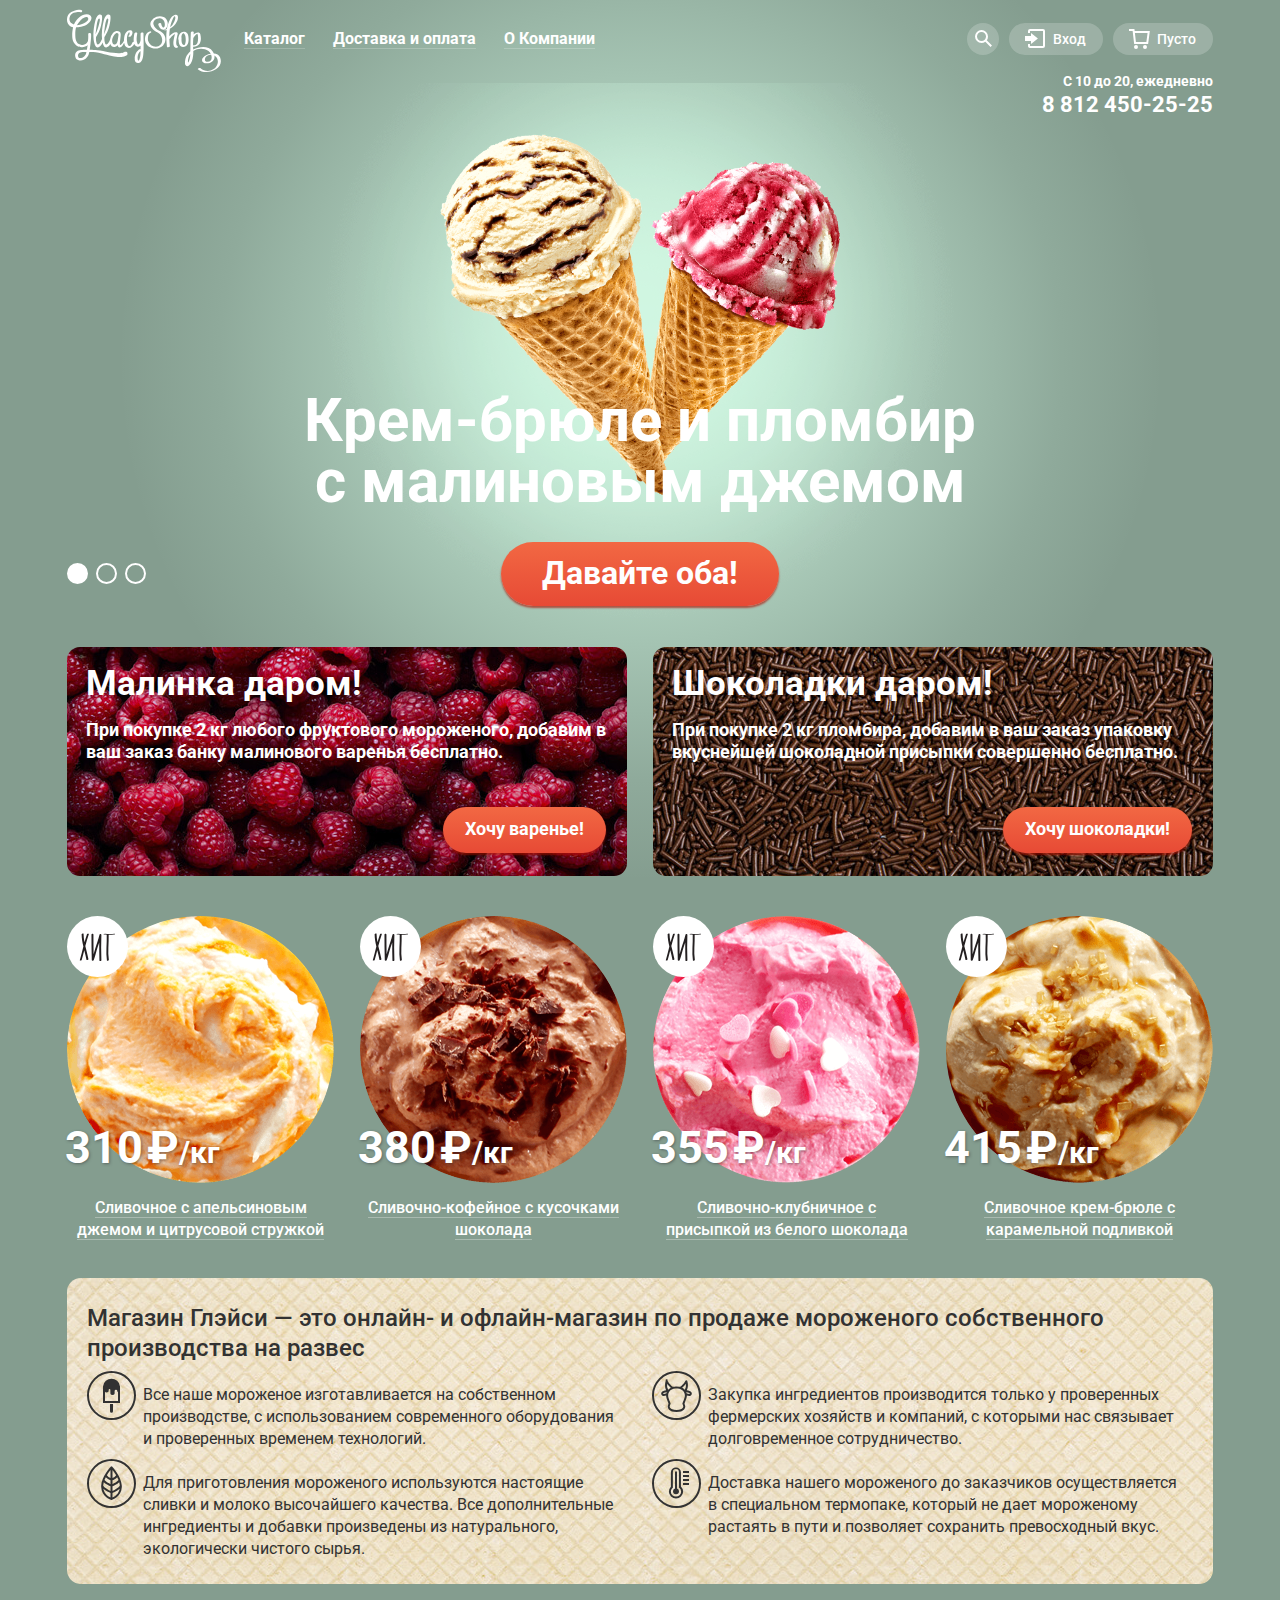
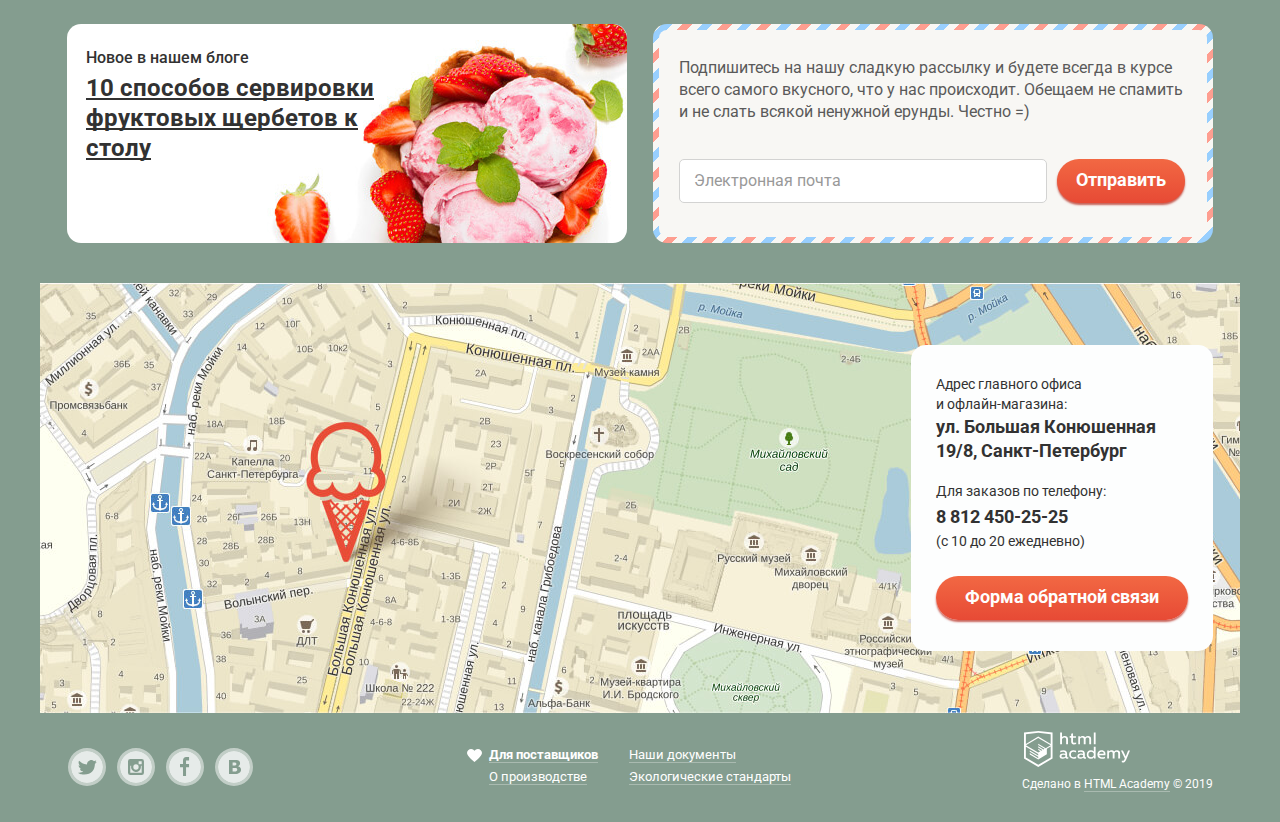
<file: index.html>
<!DOCTYPE html>
<html lang="ru">
  <head>
    <meta charset="utf-8">
    <title>HTML Academy: Глэйси</title>
    <link href="https://fonts.googleapis.com/css?family=Roboto:400,500,700&display=swap&subset=cyrillic" rel="stylesheet">
    <link rel="stylesheet" href="css/normalize-min.css">
    <link rel="stylesheet" href="css/style-min.css">
  </head>
  <body class="promo-theme-1">
    <header class="page-header container">
      <nav class="main-navigation">
        <a class="company-logo" aria-current="page">
          <img src="img/header-logo.svg" width="154" height="64" alt="Логотип магазина Глэйси">
        </a>
        <ul class="site-navigation modified-list">
          <li class="site-navigation-item dropdown-wrapper">
            <a class="site-navigation-link" href="catalog.html"><span>Каталог</span></a>
            <ul class="catalog-sub-menu popup modified-list">
              <li class="catalog-sub-menu-item">
                <a class="sub-menu-special" href="#">Новинки</a>
              </li>
              <li class="catalog-sub-menu-item">
                <a href="catalog.html">Сливочное</a>
              </li>
              <li class="catalog-sub-menu-item">
                <a href="#">Щербеты</a>
              </li>
              <li class="catalog-sub-menu-item">
                <a href="#">Фруктовый лед</a>
              </li>
              <li class="catalog-sub-menu-item">
                <a href="#">Мелорин</a>
              </li>
            </ul>
          </li>
          <li class="site-navigation-item">
            <a class="site-navigation-link" href="#"><span>Доставка и оплата</span></a>
          </li>
          <li class="site-navigation-item">
            <a class="site-navigation-link" href="#"><span>О Компании</span></a>
          </li>
        </ul>
        <ul class="user-navigation modified-list">
          <li class="user-navigation-item search-item dropdown-wrapper">
            <a class="user-navigation-link search-link" href="#">
              <svg class="user-navigation-icon" role="presentation" aria-hidden="true" xmlns="http://www.w3.org/2000/svg" width="17" height="17"><path d="M16.96 15.53l-5.21-5.21A6.46 6.46 0 0 0 13 6.5 6.5 6.5 0 1 0 6.5 13a6.46 6.46 0 0 0 3.84-1.26l5.2 5.2 1.42-1.41zM6.5 11a4.5 4.5 0 1 1 .01-9.01A4.5 4.5 0 0 1 6.5 11z"/></svg>
              <span class="visually-hidden">Поиск по сайту</span>
            </a>
            <form class="header-search-form popup dropdown" action="https://echo.htmlacademy.ru" method="GET">
              <p>
                <label class="visually-hidden" for="site-search-field">
                  Поиск по сайту
                </label>
                <input class="form-input" id="site-search-field" type="search" name="site-search" placeholder="Что ищем?">
              </p>
            </form>
          </li>
          <li class="user-navigation-item user-account dropdown-wrapper">
            <a class="user-navigation-link login-link" href="signin.hmtl">
              <svg class="user-navigation-icon" role="presentation" aria-hidden="true" xmlns="http://www.w3.org/2000/svg" width="21" height="19"><path d="M6 14.88l6.92-5.38L6 4.12v2.92H-.04v4.92H6z"/><path d="M18 0H5a2 2 0 0 0-2 2v2h2V2h13v15H5v-2H3v2c0 1.1.9 2 2 2h13a2 2 0 0 0 2-2V2a2 2 0 0 0-2-2z"/></svg>
              <span>Вход</span>
            </a>
            <form class="header-login-form popup dropdown" action="https://echo.htmlacademy.ru" method="POST">
              <p>
                <label class="visually-hidden" for="login-field">
                  Электронная почта
                </label>
                <input class="form-input" id="login-field" type="email" name="login" placeholder="Электронная почта" required>
              </p>
              <p>
                <label class="visually-hidden" for="password-field">
                  Пароль
                </label>
                <input class="form-input" id="password-field" type="password" name="password" placeholder="Пароль" required>
              </p>
              <div class="layout-columns">
                <button class="button" type="submit">Войти</button>
                <ul class="login-form-links modified-list">
                  <li><a href="#">Забыли пароль?</a></li>
                  <li><a href="signup.html">Новая регистрация</a></li>
                </ul>
              </div>
            </form>
          </li>
          <li class="user-navigation-item">
            <a class="user-navigation-link user-cart" aria-label="Корзина" href="#">
              <svg class="user-navigation-icon" role="presentation" aria-hidden="true" xmlns="http://www.w3.org/2000/svg" width="21" height="20"><path d="M5.66 2.03L5.42 0H0v2h3.64l1.5 13h13.99l1.7-12.97H5.66zM17.37 13H6.92L5.9 4.03h12.66L17.37 13z"/><circle cx="6.98" cy="18" r="2"/><circle cx="15.98" cy="18" r="2"/></svg>
              <span>Пусто</span>
            </a>
          </li>
        </ul>
      </nav>
      <div class="header-contacts-info">
        <p class="contacts-info-time">С 10 до 20, ежедневно</p>
        <p class="contacts-info-phone"><a href="tel:+78124502525">8 812 450-25-25</a></p>
      </div>
    </header>

    <main>
      <h1 class="visually-hidden container">Интернет-магазин Глэйси</h1>

      <section class="main-promo">
        <h2 class="visually-hidden container">Акции магазина</h2>
        
        <div class="promo-slider container">
          <ul class="promo-slider-list modified-list">
            <li class="promo-slider-item promo-slider-item-current">
              <img class="promo-slider-image" src="img/promo-icecream-1.png" alt="Фотография двух рожков с мороженным крем-брюле и пломбир." width="647" height="584">
              <h3 class="promo-slider-caption">Крем-брюле и пломбир с&nbsp;малиновым джемом</h3>
              <a class="promo-slider-button button" href="#">Давайте оба!</a>
            </li>
            <li class="promo-slider-item">
              <img class="promo-slider-image" src="img/promo-icecream-2.png" alt="Фотография двух рожков с мороженным шоколадного пломбира и лиммоного сорбета." width="644" height="582">
              <h3 class="promo-slider-caption">Шоколадный пломбир и &nbsp;лимонный сорбет </h3>
              <a class="promo-slider-button button" href="#">Давайте оба!</a>
            </li>
            <li class="promo-slider-item">
              <img class="promo-slider-image" src="img/promo-icecream-3.png" alt="Фотография двух рожков с мороженным пломбира с шоколадной помадкой и клубничного щербета." width="639" height="582">
              <h3 class="promo-slider-caption">Пломбир с помадкой и&nbsp;клубничный щербет</h3>
              <a class="promo-slider-button button" href="#">Давайте оба!</a>
            </li>
          </ul>
          <ul class="promo-slider-navigation modified-list">
            <li class="promo-slider-navigation-item">
              <button class="promo-slider-dot" aria-label="Первый слайд" disabled></button>
            </li>
            <li class="promo-slider-navigation-item">
              <button class="promo-slider-dot" aria-label="Второй слайд"></button>
            </li>
            <li class="promo-slider-navigation-item">
              <button class="promo-slider-dot" aria-label="Третий слайд"></button>
            </li>
          </ul>
        </div>

        <ul class="promo-cards modified-list layout-columns container">
          <li class="promo-cards-item promo-card-raspberries layout-column">
            <p class="promo-card-lead">Малинка даром!</p>
            <p class="promo-card-text">
            При покупке 2 кг любого фруктового мороженого, добавим в ваш заказ банку малинового варенья бесплатно.
            </p>
            <div class="align-right-wrapper">
              <a class="promo-card-batton button" href="#">Хочу варенье!</a>
            </div>
          </li>
          <li class="promo-cards-item promo-card-chocolate layout-column">
            <p class="promo-card-lead">Шоколадки даром!</p>
            <p class="promo-card-text">
            При покупке 2 кг пломбира, добавим в ваш заказ упаковку вкуснейшей шоколадной присыпки совершенно бесплатно.
          </p>
          <div class="align-right-wrapper">
            <a class="promo-card-batton button" href="#" >Хочу шоколадки!</a>
          </div>
          </li>
        </ul>

        <ul class="catalog-list modified-list container">
          <li class="catalog-item catalog-item-hit">
            <p class="catalog-item-image">
              <img src="img/promo-hits-1.png" width="267" height="267" alt="Фото вкусного мороженого">
            </p>
            <p class="price">310<span class="cost">₽<span class="weight">/кг</span></span></p>
            <h3><a href="#">Сливочное с апельсиновым джемом и цитрусовой стружкой</a></h3>
            <a class="button" href="#">Быстрый просмотр</a>
          </li>
          <li class="catalog-item catalog-item-hit">
            <p class="catalog-item-image">
              <img src="img/promo-hits-2.png" width="267" height="267" alt="Фото вкусного мороженого">
            </p>
            <p class="price">380<span class="cost">₽<span class="weight">/кг</span></span></p>
            <h3><a href="#">Сливочно-кофейное с кусочками шоколада</a></h3>
            <a class="button" href="#">Быстрый просмотр</a>
          </li>
          <li class="catalog-item catalog-item-hit">
            <p class="catalog-item-image">
              <img src="img/promo-hits-3.png" width="267" height="267" alt="Фото вкусного мороженого">
            </p>
            <p class="price">355<span class="cost">₽<span class="weight">/кг</span></span></p>
            <h3><a href="#">Сливочно-клубничное с присыпкой из белого шоколада</a></h3>
            <a class="button" href="#">Быстрый просмотр</a>
          </li>
          <li class="catalog-item catalog-item-hit">
            <p class="catalog-item-image">
              <img src="img/promo-hits-4.png" width="267" height="267" alt="Фото вкусного мороженого">
            </p>
            <p class="price">415<span class="cost">₽<span class="weight">/кг</span></span></p>
            <h3><a href="#">Сливочное крем-брюле с карамельной подливкой</a></h3>
            <a class="button" href="#">Быстрый просмотр</a>
          </li>
        </ul>
      </section>
      
      <section class="features container">
        <h2 class="visually-hidden">О нас</h2>
        <p class="lead">Магазин Глэйси — это онлайн- и офлайн-магазин по продаже мороженого собственного производства на развес</p>
        <ul class="features-list modified-list">
          <li class="features-item features-item-ice-cream">
            Все наше мороженое изготавливается на собственном производстве, с использованием современного оборудования и проверенных временем технологий.
          </li>
          <li class="features-item features-item-cow">
            Закупка ингредиентов  производится только у проверенных фермерских хозяйств и компаний, с которыми нас связывает долговременное сотрудничество.
          </li>
          <li class="features-item features-item-natural">
            Для приготовления мороженого используются настоящие сливки и молоко высочайшего качества. Все дополнительные ингредиенты и добавки произведены из натурального, экологически чистого сырья. 
          </li>
          <li class="features-item features-item-thermometer">
            Доставка нашего мороженого до заказчиков осуществляется в специальном термопаке, который не дает мороженому растаять в пути и позволяет сохранить превосходный вкус.
          </li>
        </ul>
      </section>

      <div class="layout-columns container">
        <article class="blog-article layout-column">
          <h2>Новое в нашем блоге</h2>
          <p class="blog-article-title">
            <a class="lead" href="#">10 способов сервировки фруктовых щербетов к столу</a>
          </p>
        </article>

        <section class="subscribe post-style layout-column">
          <h2 class="visually-hidden">Подпишитесь на нашу рассылку</h2>
          <p class="subscribe-text">
            Подпишитесь на нашу сладкую рассылку и будете всегда в курсе всего самого вкусного, что у нас происходит. Обещаем не спамить и не слать всякой ненужной ерунды. Честно =)
          </p>
          <form class="subscribe-form" action="https://echo.htmlacademy.ru" method="POST">
            <input class="subscribe-form-email form-input" type="email" name="email" placeholder="Электронная почта" required>
            <button class="subscribe-submit button" type="submit">Отправить</button>
          </form>
        </section>
      </div>

      <section class="contacts">
        <h2 class="visually-hidden container">Наши контакты</h2>

        <div class="contacts-map-container">
          <p class="contacts-map">
            <img src="img/map-office.jpg" width="1200" height="430" alt="Адрес головного офиса и офлайн-магазина: на карте.">
          </p>
          <div class="office-address">
            <p class="office-address-text">
              Адрес главного офиса<br>
              и офлайн-магазина:<br>
              <span class="office-address-info">ул. Большая Конюшенная 19/8, Санкт-Петербург</span>
            </p>
            <p class="office-address-text">
              Для заказов по телефону:<br>
              <a class="office-address-info info-phone" href="tel:+78124502525">8 812 450-25-25</a><br>
              (с 10 до 20 ежедневно)
            </p>
              <a class="office-addres-button button" href="feedback.html">Форма обратной связи</a>
          </div>
        </div>
      </section>
    </main>

    <footer class="page-footer container">
      <ul class="footer-social modified-list">
        <li>
          <a class="social-button social-tv" href="#">
            <span class="visually-hidden">Твиттер</span>
            <svg role="presentation" aria-hidden="true" xmlns="http://www.w3.org/2000/svg" width="38" height="38"><path fill="currentColor" d="M19 3a16 16 0 1 0 0 32 16 16 0 0 0 0-32zm7.94 12.8c-.25 6.52-3.46 10.84-10.99 10.71h-.48c-.45 0-4.55-.44-5.35-1.82 2.48.19 4.25-.4 5.12-1.14-1.05-.29-2.92-.46-3.25-2.85.38.1.62.23 1.3.12-1.3-.83-2.76-1.52-2.68-3.65.31.32 1.16.52 1.46.46-.77-.23-2.15-3.24-.97-4.78 1.98 1.79 4.07 3.48 7.8 3.64.23-2.21 1.24-3.7 3.17-4.32 1.84-.48 3.25.26 3.9 1.14.74-.23 1.45-.47 2.2-.69-.01.83-.58 1.46-.94 1.71.74.17 1.42-.47 1.42-.47a2.92 2.92 0 0 1-1.7 1.95z"/><path class="social-border" d="M19 0a19 19 0 1 0 0 38 19 19 0 0 0 0-38zm0 35a16 16 0 1 1 0-32 16 16 0 0 1 0 32z"/></svg>
          </a>
        </li>
        <li>
          <a class="social-button social-in" href="#">
            <span class="visually-hidden">Инстаграм</span>
            <svg role="presentation" aria-hidden="true" xmlns="http://www.w3.org/2000/svg" width="38" height="38"><g fill="currentColor"><path d="M23.92 19a4.94 4.94 0 1 1-9.74-1.14h-.9v6.84h11.4v-6.84h-.9c.09.37.14.75.14 1.14z"/><path d="M18.98 21.66a2.66 2.66 0 1 0 0-5.33 2.66 2.66 0 0 0 0 5.33zM21.64 13.3h3.04v3.04h-3.04V13.3z"/><path d="M19 3a16 16 0 1 0 0 32 16 16 0 0 0 0-32zm7.96 21.7a2.28 2.28 0 0 1-2.28 2.28h-11.4A2.28 2.28 0 0 1 11 24.7V13.3a2.29 2.29 0 0 1 2.28-2.28h11.4a2.29 2.29 0 0 1 2.27 2.28v11.4z"/></g><path class="social-border" d="M19 0a19 19 0 1 0 0 38 19 19 0 0 0 0-38zm0 35a16 16 0 1 1 0-32 16 16 0 0 1 0 32z"/></svg>
          </a>
        </li>
        <li>
          <a class="social-button social-fb" href="#">
            <span class="visually-hidden">Фейсбук</span>
            <svg role="presentation" aria-hidden="true" xmlns="http://www.w3.org/2000/svg" width="38" height="38"><path fill="currentColor" d="M19 3a16 16 0 1 0 0 32 16 16 0 0 0 0-32zm4.06 9.46h-3.02v3.44h3.02v3.44h-3.02v8.61h-3.02v-8.6H14V15.9h3.02v-3.44c0-1.9 1.35-3.45 3.02-3.45h3.02v3.45z"/><path class="social-border" d="M19 0a19 19 0 1 0 0 38 19 19 0 0 0 0-38zm0 35a16 16 0 1 1 0-32 16 16 0 0 1 0 32z"/></svg>
          </a>
        </li>
        <li>
          <a class="social-button social-vk" href="#">
            <span class="visually-hidden">Вконтакте</span>
            <svg role="presentation" aria-hidden="true" xmlns="http://www.w3.org/2000/svg" width="38" height="38"><g fill="currentColor"><path d="M19.64 17.5c.4-.02.72-.09.95-.2.32-.14.54-.32.64-.55s.15-.5.15-.8c0-.23-.06-.46-.18-.7s-.32-.4-.61-.51c-.27-.1-.6-.16-.99-.17l-1.65-.01h-.34v2.96h.57c.57 0 1.06 0 1.46-.02zM21.12 20.08a4.65 4.65 0 0 0-1.17-.13h-2.34v3.49h.27l2.18-.01c.43-.01.84-.1 1.2-.25.38-.16.64-.36.78-.62s.22-.57.22-.9c0-.45-.1-.8-.27-1.03a1.56 1.56 0 0 0-.87-.55z"/><path d="M19 3a16 16 0 1 0 0 32 16 16 0 0 0 0-32zm6.6 20.53c-.27.53-.64.98-1.12 1.33-.55.41-1.16.7-1.82.88s-1.5.27-2.52.27h-6.12V11.99h5.44c1.13 0 1.96.03 2.48.11s1.04.24 1.56.5c.53.27.93.63 1.19 1.09.26.45.39.97.39 1.55 0 .68-.18 1.28-.54 1.8a3.5 3.5 0 0 1-1.51 1.2v.08c.91.18 1.64.56 2.18 1.13s.8 1.33.8 2.26c0 .68-.14 1.29-.4 1.82z"/></g><path class="social-border" d="M19 0a19 19 0 1 0 0 38 19 19 0 0 0 0-38zm0 35a16 16 0 1 1 0-32 16 16 0 0 1 0 32z"/></svg>
          </a>
        </li>
      </ul>

      <div class="footre-references-wraper">
        <ul class="footer-references modified-list">
          <li class="footer-references-item">
            <a class="footer-references-link reference-accent" href="#">Для поставщиков</a>
          </li>
          <li class="footer-references-item">
            <a class="footer-references-link" href="#">О производстве</a>
          </li>
        </ul>
        <ul class="footer-references modified-list">
          <li class="footer-references-item">
            <a class="footer-references-link" href="#">Наши документы</a>
          </li>
          <li class="footer-references-item">
            <a class="footer-references-link" href="#">Экологические стандарты</a>
          </li>
        </ul>
      </div>

      <p class="footer-copyrights">
        <a class="developer-logo" href="https://htmlacademy.ru/intensive/htmlcss">
          <img src="img/logo-htmlacademy-small.svg" width="108" height="39" alt="Логотип компании HTML Academy">
        </a>
        Сделано в <a href="https://htmlacademy.ru/intensive/htmlcss">HTML Academy</a> &copy; 2019
      </p>
    </footer>

    <section class="modal modal-write-us">
      <form class="application-form popup" action="https://echo.htmlacademy.ru" method="POST">
        <h2 class="visually-hidden">Напишите нам</h2>
        <p class="lead">Мы обязательно вам ответим!</p>
        <p class="application-form-input-string">
          <label class="visually-hidden" for="author-name-field">Имя</label>
          <input class="application-form-input form-input" id="author-name-field" type="text" name="author-name" placeholder="Как вас зовут?" required>
        </p>
        <p class="application-form-input-string">
          <label class="visually-hidden" for="author-email-field">Электронная почта</label>
          <input class="application-form-input form-input" id="author-email-field" type="email" name="author-email" placeholder="Ваша почта для ответа?" required>
        </p>
        <p class="application-form-textarea-string">
          <label class="visually-hidden" for="author-message-field">Текст сообщения</label>
          <textarea class="application-form-textarea form-input" id="author-message-field" name="author-message" placeholder="Напишите что-нибудь..." required></textarea>
        </p>
        <p class="application-form-button-string">
          <button class="application-form-submit button" type="submit">Отправить</button>
        </p>
        <button type="button" class="popup-close">
          <span class="visually-hidden">Закрыть</span>
        </button>
      </form>
    </section>
    
    <script src="js/script-min.js"></script>
  </body>
</html>
</file>
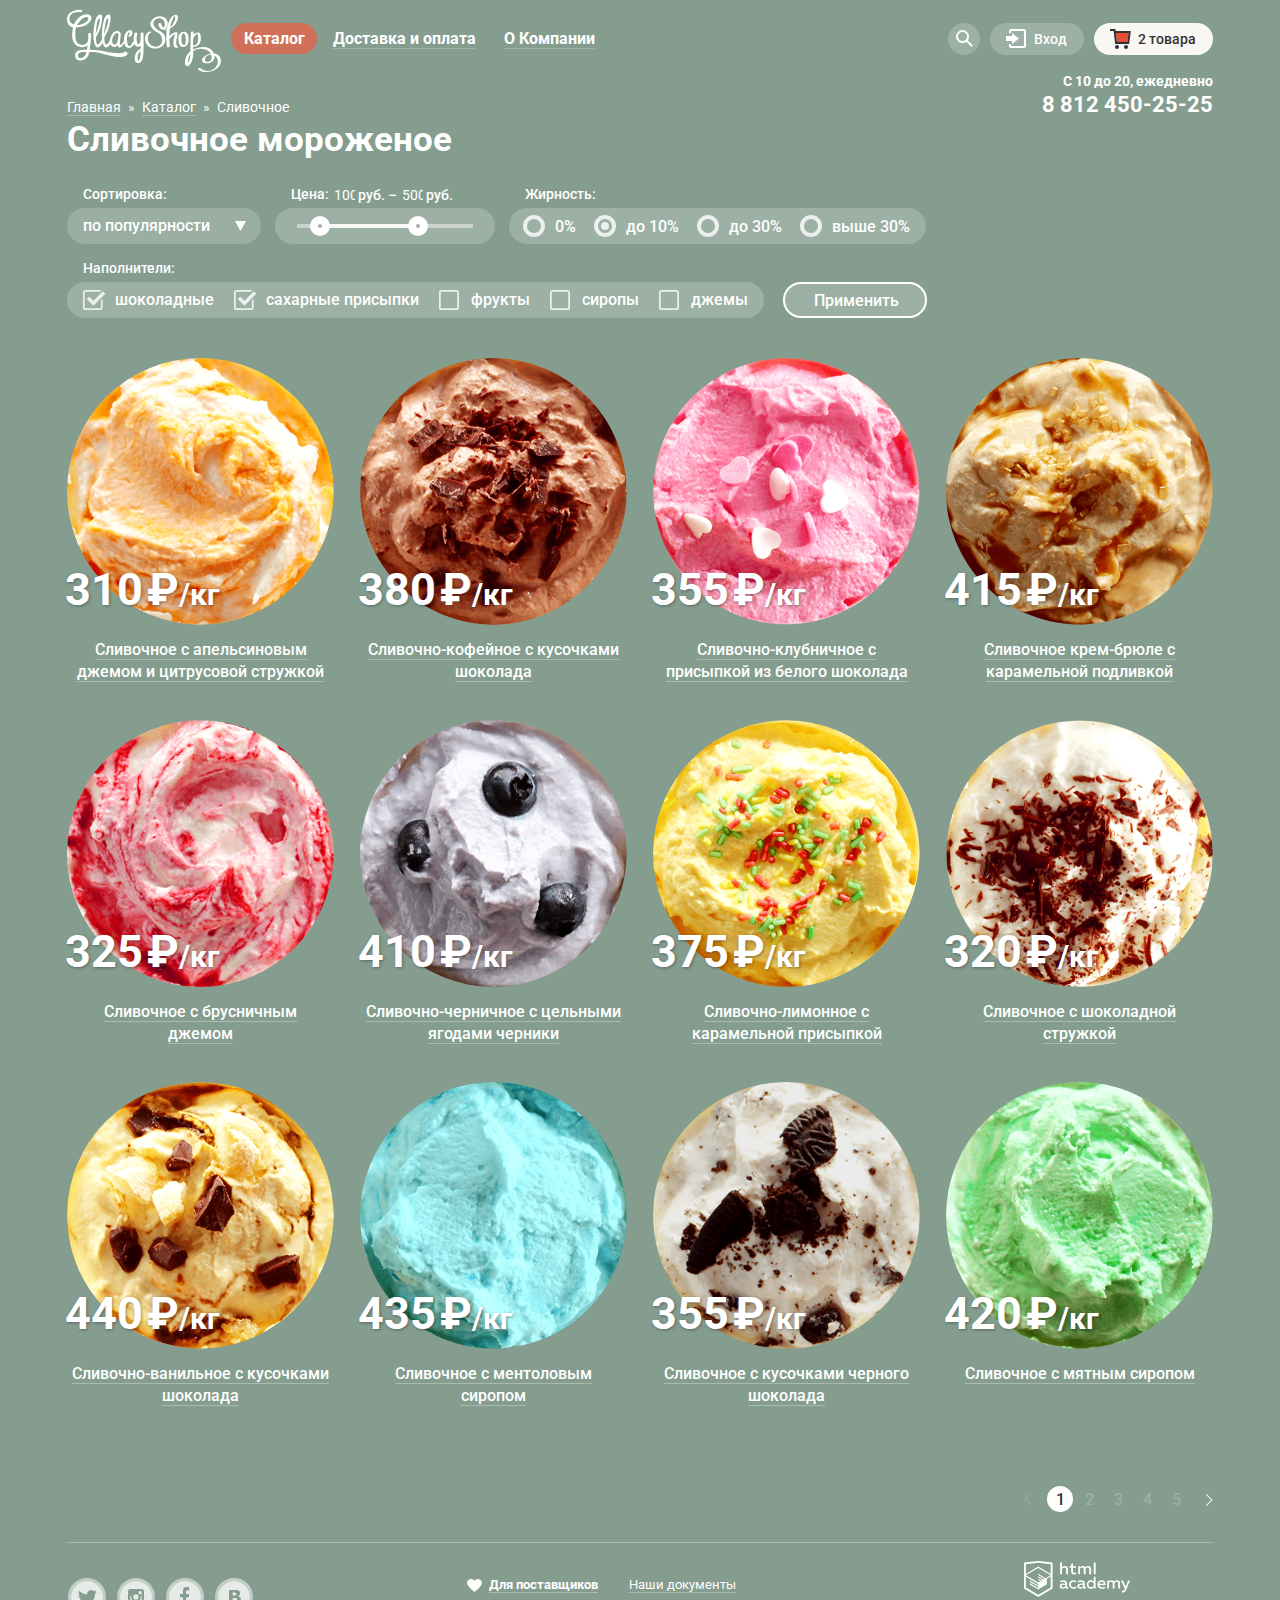
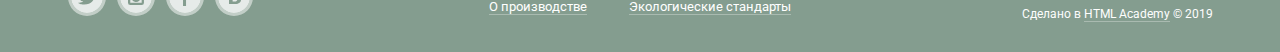
<file: catalog.html>
<!DOCTYPE html>
<html lang="ru">
  <head>
    <meta charset="utf-8">
    <title>HTML Academy: Глэйси: каталог продукции</title>
    <link href="https://fonts.googleapis.com/css?family=Roboto:400,500,700&display=swap&subset=cyrillic" rel="stylesheet">
    <link rel="stylesheet" href="css/normalize-min.css">
    <link rel="stylesheet" href="css/style-min.css">
  </head>
  <body class="inner-page">
    <header class="page-header container">
      <nav class="main-navigation">
        <a class="company-logo" href="index.html">
          <img src="img/header-logo.svg" width="154" height="64" alt="Логотип магазина Глэйси">
        </a>
        <ul class="site-navigation modified-list">
          <li class="site-navigation-item site-navigation-current dropdown-wrapper">
            <a class="site-navigation-link"><span>Каталог</span></a>
            <ul class="catalog-sub-menu popup modified-list">
              <li class="catalog-sub-menu-item">
                <a class="sub-menu-special" href="#">Новинки</a>
              </li>
              <li class="catalog-sub-menu-item">
                <a class="sub-menu-current" aria-current="page">Сливочное</a>
              </li>
              <li class="catalog-sub-menu-item">
                <a href="#">Щербеты</a>
              </li>
              <li class="catalog-sub-menu-item">
                <a href="#">Фруктовый лед</a>
              </li>
              <li class="catalog-sub-menu-item">
                <a href="#">Мелорин</a>
              </li>
            </ul>
          </li>
          <li class="site-navigation-item"><a class="site-navigation-link" href="#"><span>Доставка и оплата</span></a></li>
          <li class="site-navigation-item"><a class="site-navigation-link" href="#"><span>О Компании</span></a></li>
        </ul>
        <ul class="user-navigation modified-list">
          <li class="user-navigation-item search-item dropdown-wrapper">
            <a class="user-navigation-link search-link" href="#">
              <svg class="user-navigation-icon" role="presentation" aria-hidden="true" xmlns="http://www.w3.org/2000/svg" width="17" height="17"><path d="M16.96 15.53l-5.21-5.21A6.46 6.46 0 0 0 13 6.5 6.5 6.5 0 1 0 6.5 13a6.46 6.46 0 0 0 3.84-1.26l5.2 5.2 1.42-1.41zM6.5 11a4.5 4.5 0 1 1 .01-9.01A4.5 4.5 0 0 1 6.5 11z"/></svg>
              <span class="visually-hidden">Поиск по сайту</span>
            </a>
            <form class="header-search-form popup dropdown" action="https://echo.htmlacademy.ru" method="GET">
              <p>
                <label class="visually-hidden" for="site-search-field">
                  Поиск по сайту
                </label>
                <input class="form-input" id="site-search-field" type="search" name="site-search" placeholder="Что ищем?">
              </p>
            </form>
          </li>
          <li class="user-navigation-item user-account dropdown-wrapper">
            <a class="user-navigation-link login-link" href="signin.hmtl">
              <svg class="user-navigation-icon" role="presentation" aria-hidden="true" xmlns="http://www.w3.org/2000/svg" width="21" height="19"><path d="M6 14.88l6.92-5.38L6 4.12v2.92H-.04v4.92H6z"/><path d="M18 0H5a2 2 0 0 0-2 2v2h2V2h13v15H5v-2H3v2c0 1.1.9 2 2 2h13a2 2 0 0 0 2-2V2a2 2 0 0 0-2-2z"/></svg>
              <span>Вход</span>
            </a>
            <form class="header-login-form popup dropdown" action="https://echo.htmlacademy.ru" method="POST">
              <p>
                <label class="visually-hidden" for="login-field">
                  Электронная почта
                </label>
                <input class="form-input" id="login-field" type="email" name="login" placeholder="Электронная почта" required>
              </p>
              <p>
                <label class="visually-hidden" for="password-field">
                  Пароль
                </label>
                <input class="form-input" id="password-field" type="password" name="password" placeholder="Пароль" required>
              </p>
              <div class="layout-columns">
                <button class="button" type="submit">Войти</button>
                <ul class="login-form-links modified-list">
                  <li><a href="#">Забыли пароль?</a></li>
                  <li><a href="signup.html">Новая регистрация</a></li>
                </ul>
              </div>
            </form>
          </li>
          <li class="user-navigation-item dropdown-wrapper">
            <a class="user-navigation-link user-cart user-cart-filled" aria-label="Корзина" href="#">
              <svg class="user-navigation-icon" role="presentation" aria-hidden="true" xmlns="http://www.w3.org/2000/svg" width="21" height="20"><path fill="#E84D37" d="M5.89 4.03L6.92 13h10.45l1.18-8.97z"/><circle cx="6.98" cy="18" r="2"/><circle cx="15.98" cy="18" r="2"/><path d="M5.66 2.03L5.42 0H0v2h3.64l1.5 13h13.99l1.7-12.97H5.66zM17.37 13H6.92L5.9 4.03h12.66L17.37 13z"/></svg>
              <span>2 товара</span>
            </a>
            <div class="user-cart-dropdown popup dropdown">
              <table class="cart-contains">
                <tr class="cart-contains-item">
                  <td class="cart-contains-cell catr-contains-delete">
                    <button class="delete" type="button"><span class="visually-hidden">Удалить</span></button>
                  </td>
                  <td class="cart-contains-cell cart-contains-image">
                    <img src="img/cart-thumbnail-1.jpg" width="33" height="33" alt="Миниатюра товара">
                  </td>
                  <td class="cart-contains-cell cart-contains-title">
                    Пломбир с апельсиновым джемом
                  </td>
                  <td class="cart-contains-cell cart-contains-amount">
                    1,5 кг x <span>200 руб.</span>
                  </td>
                  <td class="cart-contains-cell cart-contains-cost">
                    300 руб.
                  </td>
                </tr>
                <tr class="cart-contains-item">
                  <td class="cart-contains-cell catr-contains-delete">
                    <button class="delete" type="button"><span class="visually-hidden">Удалить</span></button>
                  </td>
                  <td class="cart-contains-cell cart-contains-image">
                    <img src="img/cart-thumbnail-2.jpg" width="33" height="33" alt="Миниатюра товара">
                  </td>
                  <td class="cart-contains-cell cart-contains-title">
                    Клубничный пломбир с присыпкой из белого шоколада
                  </td>
                  <td class="cart-contains-cell cart-contains-amount">
                    1,5 кг x <span>300 руб.</span>
                  </td>
                  <td class="cart-contains-cell cart-contains-cost">
                    450 руб.
                  </td>
                </tr>
              </table>
              <p class="cart-contains-total">
                Итого: 750 руб.
              </p>
              <a class="user-cart-submit button" href="#">Оформить заказ</a>
            </div>
          </li>
        </ul>
      </nav>
      <div class="header-contacts-info">
        <p class="contacts-info-time">С 10 до 20, ежедневно</p>
        <p class="contacts-info-phone"><a href="tel:+78124502525">8 812 450-25-25</a></p>
      </div>
    </header>
    
    <main>
      <ul class="breadcrumbs modified-list container">
        <li class="breadcrumbs-item"><a class="breadcrumbs-link" href="index.html">Главная</a></li>
        <li class="breadcrumbs-item"><a class="breadcrumbs-link" href="#">Каталог</a></li>
        <li class="breadcrumbs-item breadcrumbs-current" aria-current="page">Сливочное</li>
      </ul>

      <h1 class="page-title container">Сливочное мороженое</h1>

      <section class="catalog-filter container">
        <h2 class="visually-hidden">Фильтр товаров</h2>
        <form class="catalog-filter-form" action="https://echo.htmlacademy.ru" method="GET">
          <fieldset class="filter-group group-sorting">
            <legend>Сортировка:</legend>
            <select class="filter-group-select filter-group-panel" name="catalog-sorting">
              <option value="sorting-popular" selected>по популярности</option>
              <option value="sorting-cheap">сначала недорогие</option>
              <option value="sorting-expansive">сначала дорогие</option>
              <option value="sorting-fat">по жирности</option>
            </select>
          </fieldset>
          <fieldset class="filter-group group-cost-range">
            <legend>Цена: </legend>
            <div class="group-cost-range-application">
              <label for="filter-cost-min" class="visually-hidden">от</label>
              <input class="filter-cost-input" id="filter-cost-min" type="number" name="cost-range-min" min="0" step="1" value="100">
              руб. –
              <label for="filter-cost-max" class="visually-hidden">до</label>
              <input class="filter-cost-input" id="filter-cost-max" type="number" name="cost-range-max" min="0" step="1" value="500">
              руб.
            </div>
            <div class="filter-range filter-group-panel">
              <div class="filter-range-scale">
                <div class="filter-range-bar"></div>
              </div>
              <button class="filter-range-toggle filter-range-min-toggle" type="button">
                <span class="visually-hidden">Установить минимальную стоимость</span>
              </button>
              <button class="filter-range-toggle filter-range-max-toggle" type="button">
                <span class="visually-hidden">Установить максимальную стоимость</span>
              </button>
            </div>
          </fieldset>
          <fieldset class="filter-group group-fat">
            <legend>Жирность:</legend>
            <ul class="filter-group-radio-list modified-list filter-group-panel">
              <li class="filter-group-radio-item">
                <input class="filter-group-radio-input visually-hidden" id="fat-range-0" type="radio" name="fat-range" value="0">
                <label for="fat-range-0">0%</label>
              </li>
              <li class="filter-group-radio-item">
                <input class="filter-group-radio-input visually-hidden" id="fat-range-less10" type="radio" name="fat-range" checked>
                <label for="fat-range-less10">до 10%</label>
              </li>
              <li class="filter-group-radio-item">
                <input class="filter-group-radio-input visually-hidden" id="fat-range-less30" type="radio" name="fat-range">
                <label for="fat-range-less30">до 30%</label>
              </li>
              <li class="filter-group-radio-item">
                <input class="filter-group-radio-input visually-hidden" id="fat-range-more30" type="radio" name="fat-range">
                <label for="fat-range-more30">выше 30%</label>
              </li>
            </ul>
          </fieldset>
          <fieldset class="filter-group group-fill">
            <legend>Наполнители:</legend>
            <ul class="filter-group-checkbox-list modified-list filter-group-panel">
              <li class="filter-group-checkbox-item">
                <input class="filter-group-checkbox-input visually-hidden" id="fill-chocolate" type="checkbox" name="fill-chocolate" checked>
                <label for="fill-chocolate">шоколадные</label>
              </li>
              <li class="filter-group-checkbox-item">
                <input class="filter-group-checkbox-input visually-hidden" id="fill-sugar-powder" type="checkbox" name="fill-sugar-powder" checked>
                <label for="fill-sugar-powder">сахарные присыпки</label>
              </li>
              <li class="filter-group-checkbox-item">
                <input class="filter-group-checkbox-input visually-hidden" id="fill-fruit" type="checkbox" name="fill-fruit">
                <label for="fill-fruit">фрукты</label>
              </li>
              <li class="filter-group-checkbox-item">
                <input class="filter-group-checkbox-input visually-hidden" id="fill-sirup" type="checkbox" name="fill-sirup">
                <label for="fill-sirup">сиропы</label>
              </li>
              <li class="filter-group-checkbox-item">
                <input class="filter-group-checkbox-input visually-hidden" id="fill-jam" type="checkbox" name="fill-jam">
                <label for="fill-jam">джемы</label>
              </li>
            </ul>
          </fieldset>
          <button class="button-light" type="submit">Применить</button>
        </form>
      </section>

      <section class="catalog container">
        <h2 class="visually-hidden">Каталог продукции</h2>
        <ul class="catalog-list modified-list">
          <li class="catalog-item">
            <p class="catalog-item-image">
              <img src="img/catalog-1.png" width="267" height="267" alt="Фото вкусного мороженого">
            </p>
            <p class="price">310<span class="cost">₽<span class="weight">/кг</span></span></p>
            <h3><a href="#">Сливочное с апельсиновым джемом и цитрусовой стружкой</a></h3>
            <a class="button" href="#">Быстрый просмотр</a>
          </li>
          <li class="catalog-item">
            <p class="catalog-item-image">
              <img src="img/catalog-2.png" width="267" height="267" alt="Фото вкусного мороженого">
            </p>
            <p class="price">380<span class="cost">₽<span class="weight">/кг</span></span></p>
            <h3><a href="#">Сливочно-кофейное с кусочками шоколада</a></h3>
            <a class="button" href="#">Быстрый просмотр</a>
          </li>
          <li class="catalog-item">
            <p class="catalog-item-image">
              <img src="img/catalog-3.png" width="267" height="267" alt="Фото вкусного мороженого">
            </p>
            <p class="price">355<span class="cost">₽<span class="weight">/кг</span></span></p>
            <h3><a href="#">Сливочно-клубничное с присыпкой из белого шоколада</a></h3>
            <a class="button" href="#">Быстрый просмотр</a>
          </li>
          <li class="catalog-item">
            <p class="catalog-item-image">
              <img src="img/catalog-4.png" width="267" height="267" alt="Фото вкусного мороженого">
            </p>
            <p class="price">415<span class="cost">₽<span class="weight">/кг</span></span></p>
            <h3><a href="#">Сливочное крем-брюле с карамельной подливкой</a></h3>
            <a class="button" href="#">Быстрый просмотр</a>
          </li>
          <li class="catalog-item">
            <p class="catalog-item-image">
              <img src="img/catalog-5.png" width="267" height="267" alt="Фото вкусного мороженого">
            </p>
            <p class="price">325<span class="cost">₽<span class="weight">/кг</span></span></p>
            <h3><a href="#">Сливочное с брусничным джемом</a></h3>
            <a class="button" href="#">Быстрый просмотр</a>
          </li>
          <li class="catalog-item">
            <p class="catalog-item-image">
              <img src="img/catalog-6.png" width="267" height="267" alt="Фото вкусного мороженого">
            </p>
            <p class="price">410<span class="cost">₽<span class="weight">/кг</span></span></p>
            <h3><a href="#">Сливочно-черничное с цельными ягодами черники</a></h3>
            <a class="button" href="#">Быстрый просмотр</a>
          </li>
          <li class="catalog-item">
            <p class="catalog-item-image">
              <img src="img/catalog-7.png" width="267" height="267" alt="Фото вкусного мороженого">
            </p>
            <p class="price">375<span class="cost">₽<span class="weight">/кг</span></span></p>
            <h3><a href="#">Сливочно-лимонное с карамельной присыпкой</a></h3>
            <a class="button" href="#">Быстрый просмотр</a>
          </li>
          <li class="catalog-item">
            <p class="catalog-item-image">
              <img src="img/catalog-8.png" width="267" height="267" alt="Фото вкусного мороженого">
            </p>
            <p class="price">320<span class="cost">₽<span class="weight">/кг</span></span></p>
            <h3><a href="#">Сливочное с шоколадной стружкой</a></h3>
            <a class="button" href="#">Быстрый просмотр</a>
          </li>
          <li class="catalog-item">
            <p class="catalog-item-image">
              <img src="img/catalog-9.png" width="267" height="267" alt="Фото вкусного мороженого">
            </p>
            <p class="price">440<span class="cost">₽<span class="weight">/кг</span></span></p>
            <h3><a href="#">Сливочно-ванильное с кусочками шоколада</a></h3>
            <a class="button" href="#">Быстрый просмотр</a>
          </li>
          <li class="catalog-item">
            <p class="catalog-item-image">
              <img src="img/catalog-10.png" width="267" height="267" alt="Фото вкусного мороженого">
            </p>
            <p class="price">435<span class="cost">₽<span class="weight">/кг</span></span></p>
            <h3><a href="#">Сливочноe с ментоловым сиропом</a></h3>
            <a class="button" href="#">Быстрый просмотр</a>
          </li>
          <li class="catalog-item">
            <p class="catalog-item-image">
              <img src="img/catalog-11.png" width="267" height="267" alt="Фото вкусного мороженого">
            </p>
            <p class="price">355<span class="cost">₽<span class="weight">/кг</span></span></p>
            <h3><a href="#">Сливочное с кусочками черного шоколада</a></h3>
            <a class="button" href="#">Быстрый просмотр</a>
          </li>
          <li class="catalog-item">
            <p class="catalog-item-image">
              <img src="img/catalog-12.png" width="267" height="267" alt="Фото вкусного мороженого">
            </p>
            <p class="price">420<span class="cost">₽<span class="weight">/кг</span></span></p>
            <h3><a href="#">Сливочное с мятным сиропом</a></h3>
            <a class="button" href="#">Быстрый просмотр</a>
          </li>
        </ul>

        <ul class="pagination-list modified-list">
          <li class="pagination-item pagination-previous">
            <a class="pagination-arrow pagination-arrow-prev"><span class="visually-hidden">Назад</span></a>
          </li>
          <li class="pagination-item">
            <a class="pagination-link pagination-link-current">1</a>
          </li>
          <li class="pagination-item">
            <a class="pagination-link" href="#">2</a>
          </li>
          <li class="pagination-item">
            <a class="pagination-link" href="#">3</a>
          </li>
          <li class="pagination-item">
            <a class="pagination-link" href="#">4</a>
          </li>
          <li class="pagination-item">
            <a class="pagination-link" href="#">5</a>
          </li>
          <li class="pagination-item pagination-next">
            <a class="pagination-arrow pagination-arrow-next" href="#"><span class="visually-hidden">Вперёд</span></a>
          </li>
        </ul>
      </section>
    </main>

    <footer class="page-footer container">
      <ul class="footer-social modified-list">
        <li>
          <a class="social-button social-tv" href="#">
            <span class="visually-hidden">Твиттер</span>
            <svg role="presentation" aria-hidden="true" xmlns="http://www.w3.org/2000/svg" width="38" height="38"><path fill="currentColor" d="M19 3a16 16 0 1 0 0 32 16 16 0 0 0 0-32zm7.94 12.8c-.25 6.52-3.46 10.84-10.99 10.71h-.48c-.45 0-4.55-.44-5.35-1.82 2.48.19 4.25-.4 5.12-1.14-1.05-.29-2.92-.46-3.25-2.85.38.1.62.23 1.3.12-1.3-.83-2.76-1.52-2.68-3.65.31.32 1.16.52 1.46.46-.77-.23-2.15-3.24-.97-4.78 1.98 1.79 4.07 3.48 7.8 3.64.23-2.21 1.24-3.7 3.17-4.32 1.84-.48 3.25.26 3.9 1.14.74-.23 1.45-.47 2.2-.69-.01.83-.58 1.46-.94 1.71.74.17 1.42-.47 1.42-.47a2.92 2.92 0 0 1-1.7 1.95z"/><path class="social-border" d="M19 0a19 19 0 1 0 0 38 19 19 0 0 0 0-38zm0 35a16 16 0 1 1 0-32 16 16 0 0 1 0 32z"/></svg>
          </a>
        </li>
        <li>
          <a class="social-button social-in" href="#">
            <span class="visually-hidden">Инстаграм</span>
            <svg role="presentation" aria-hidden="true" xmlns="http://www.w3.org/2000/svg" width="38" height="38"><g fill="currentColor"><path d="M23.92 19a4.94 4.94 0 1 1-9.74-1.14h-.9v6.84h11.4v-6.84h-.9c.09.37.14.75.14 1.14z"/><path d="M18.98 21.66a2.66 2.66 0 1 0 0-5.33 2.66 2.66 0 0 0 0 5.33zM21.64 13.3h3.04v3.04h-3.04V13.3z"/><path d="M19 3a16 16 0 1 0 0 32 16 16 0 0 0 0-32zm7.96 21.7a2.28 2.28 0 0 1-2.28 2.28h-11.4A2.28 2.28 0 0 1 11 24.7V13.3a2.29 2.29 0 0 1 2.28-2.28h11.4a2.29 2.29 0 0 1 2.27 2.28v11.4z"/></g><path class="social-border" d="M19 0a19 19 0 1 0 0 38 19 19 0 0 0 0-38zm0 35a16 16 0 1 1 0-32 16 16 0 0 1 0 32z"/></svg>
          </a>
        </li>
        <li>
          <a class="social-button social-fb" href="#">
            <span class="visually-hidden">Фейсбук</span>
            <svg role="presentation" aria-hidden="true" xmlns="http://www.w3.org/2000/svg" width="38" height="38"><path fill="currentColor" d="M19 3a16 16 0 1 0 0 32 16 16 0 0 0 0-32zm4.06 9.46h-3.02v3.44h3.02v3.44h-3.02v8.61h-3.02v-8.6H14V15.9h3.02v-3.44c0-1.9 1.35-3.45 3.02-3.45h3.02v3.45z"/><path class="social-border" d="M19 0a19 19 0 1 0 0 38 19 19 0 0 0 0-38zm0 35a16 16 0 1 1 0-32 16 16 0 0 1 0 32z"/></svg>
          </a>
        </li>
        <li>
          <a class="social-button social-vk" href="#">
            <span class="visually-hidden">Вконтакте</span>
            <svg role="presentation" aria-hidden="true" xmlns="http://www.w3.org/2000/svg" width="38" height="38"><g fill="currentColor"><path d="M19.64 17.5c.4-.02.72-.09.95-.2.32-.14.54-.32.64-.55s.15-.5.15-.8c0-.23-.06-.46-.18-.7s-.32-.4-.61-.51c-.27-.1-.6-.16-.99-.17l-1.65-.01h-.34v2.96h.57c.57 0 1.06 0 1.46-.02zM21.12 20.08a4.65 4.65 0 0 0-1.17-.13h-2.34v3.49h.27l2.18-.01c.43-.01.84-.1 1.2-.25.38-.16.64-.36.78-.62s.22-.57.22-.9c0-.45-.1-.8-.27-1.03a1.56 1.56 0 0 0-.87-.55z"/><path d="M19 3a16 16 0 1 0 0 32 16 16 0 0 0 0-32zm6.6 20.53c-.27.53-.64.98-1.12 1.33-.55.41-1.16.7-1.82.88s-1.5.27-2.52.27h-6.12V11.99h5.44c1.13 0 1.96.03 2.48.11s1.04.24 1.56.5c.53.27.93.63 1.19 1.09.26.45.39.97.39 1.55 0 .68-.18 1.28-.54 1.8a3.5 3.5 0 0 1-1.51 1.2v.08c.91.18 1.64.56 2.18 1.13s.8 1.33.8 2.26c0 .68-.14 1.29-.4 1.82z"/></g><path class="social-border" d="M19 0a19 19 0 1 0 0 38 19 19 0 0 0 0-38zm0 35a16 16 0 1 1 0-32 16 16 0 0 1 0 32z"/></svg>
          </a>
        </li>
      </ul>

      <div class="footre-references-wraper">
        <ul class="footer-references modified-list">
          <li class="footer-references-item">
            <a class="footer-references-link reference-accent" href="#">Для поставщиков</a>
          </li>
          <li class="footer-references-item">
            <a class="footer-references-link" href="#">О производстве</a>
          </li>
        </ul>
        <ul class="footer-references modified-list">
          <li class="footer-references-item">
            <a class="footer-references-link" href="#">Наши документы</a>
          </li>
          <li class="footer-references-item">
            <a class="footer-references-link" href="#">Экологические стандарты</a>
          </li>
        </ul>
      </div>

      <p class="footer-copyrights">
        <a class="developer-logo" href="https://htmlacademy.ru/intensive/htmlcss">
          <img src="img/logo-htmlacademy-small.svg" width="108" height="39" alt="Логотип компании HTML Academy">
        </a>
        Сделано в <a href="https://htmlacademy.ru/intensive/htmlcss">HTML Academy</a> &copy; 2019
      </p>
    </footer>
  </body>
</html>
</file>
<file: css/style-min.css>
@-webkit-keyframes shake{0%,to{-webkit-transform:translateX(0);transform:translateX(0)}10%,30%,50%,70%,90%{-webkit-transform:translateX(-10px);transform:translateX(-10px)}20%,40%,60%,80%{-webkit-transform:translateX(10px);transform:translateX(10px)}}@keyframes shake{0%,to{-webkit-transform:translateX(0);transform:translateX(0)}10%,30%,50%,70%,90%{-webkit-transform:translateX(-10px);transform:translateX(-10px)}20%,40%,60%,80%{-webkit-transform:translateX(10px);transform:translateX(10px)}}@-webkit-keyframes modalAppear{0%{opacity:0}to{opacity:1}}@keyframes modalAppear{0%{opacity:0}to{opacity:1}}html{box-sizing:border-box}*,::after,::before{box-sizing:inherit}body{min-width:1200px;font-size:16px;line-height:22px;font-family:"Roboto","Arial","Helvetica",sans-serif;color:#fff;background-color:#849d8f}a{color:inherit;text-decoration:none;border-bottom:1px solid rgba(255,255,255,.3);text-decoration-skip-ink:none}a:active,a:focus,a:hover{color:#ffbc9e;border-bottom-color:rgba(255,188,158,.3)}img{max-width:100%;height:auto}.visually-hidden{position:absolute;width:1px;height:1px;margin:-1px;padding:0;overflow:hidden;white-space:nowrap;border:0;clip:rect(0 0 0 0);-webkit-clip-path:inset(100%);clip-path:inset(100%)}.button{display:inline-block;padding:11px 25px 9px;font-weight:700;font-size:18px;line-height:24px;vertical-align:top;text-align:center;color:#fefefe;background-image:linear-gradient(#f26843,#e74a35);border:0;border-radius:25px;box-shadow:0 2px 2px rgba(172,16,0,.64)}.button:focus,.button:hover{color:#fefefe;background-image:linear-gradient(#f58669,#ec6f5e);box-shadow:0 2px 2px #ac1000}.button:active{background-image:linear-gradient(#d74632,#e1613e);box-shadow:inset 0 2px 2px #942718}.button-light{display:inline-block;padding:10px 28px 8px 31px;font-weight:500;font-size:16px;line-height:18px;vertical-align:top;color:inherit;background-color:rgba(255,255,255,.19);border:0;border-radius:25px;box-shadow:inset 0 0 0 2px #fff}.button-light:focus,.button-light:hover{color:#323232;background-color:#fff;cursor:pointer}.button-light:active{background-color:#ededed;box-shadow:inset 0 2px 1px #696969}.form-input{padding:9px 14px;font-weight:700;font-size:14px;line-height:24px;border:1px solid #d3d3d2;border-radius:5px;box-shadow:none}.form-input:hover{box-shadow:inset 0 0 0 1px #d3d3d2}.form-input:focus{border-color:#92c1f1;outline:0;box-shadow:inset 0 0 0 1px #92c1f1}.form-input::placeholder{font-weight:400;color:#999}.modified-list{margin:0;padding:0;list-style:none}.lead{font-weight:500;font-size:24px;line-height:30px;color:inherit}a.lead{font-weight:700;text-decoration:underline;border:0}.dropdown-wrapper{position:relative}.popup{padding:20px 15px;color:#323232;background-color:#f8f7f4;border-radius:6px;box-shadow:0 20px 20px rgba(0,0,0,.4)}.dropdown-wrapper .popup{display:none}.dropdown-wrapper:focus .popup,.dropdown-wrapper:hover .popup{position:absolute;top:36px;right:0;z-index:1;display:block}.popup input::-webkit-input-placeholder,.popup textarea::-webkit-input-placeholder{font-weight:400;color:#999}.popup input:-ms-input-placeholder,.popup input::-ms-input-placeholder,.popup textarea:-ms-input-placeholder,.popup textarea::-ms-input-placeholder{font-weight:400;color:#999}.container{width:1146px;margin:0 auto}.align-right-wrapper{text-align:right}.layout-columns{display:flex;justify-content:space-between}.layout-column{width:560px}.promo-theme-1,.promo-theme-2,.promo-theme-3{background-color:#849d8f;background-image:radial-gradient(#cff6e1 20px,rgba(207,246,225,.75) 150px,rgba(207,246,225,.5) 250px,rgba(207,246,225,.38) 310px,rgba(207,246,225,.15) 420px,transparent 522px);background-repeat:no-repeat;background-position:50% -164px;background-size:1045px 1045px}.promo-theme-2,.promo-theme-3{background-color:#8996a6;background-image:radial-gradient(#cbdfef 20px,rgba(203,223,239,.75) 150px,rgba(203,223,239,.5) 250px,rgba(203,223,239,.38) 310px,rgba(203,223,239,.15) 420px,transparent 522px)}.promo-theme-3{background-color:#9d8b84;background-image:radial-gradient(#f1dbd2 20px,rgba(241,219,210,.75) 150px,rgba(241,219,210,.5) 250px,rgba(241,219,210,.38) 310px,rgba(241,219,210,.15) 420px,transparent 522px)}.page-header{padding-top:9px}.main-navigation{display:flex;flex-shrink:0;align-content:flex-start}.company-logo{margin-right:10px;border:0}.site-navigation{display:flex;flex-wrap:wrap;width:650px;margin-top:14px}.site-navigation-item{min-height:45px;margin-right:3px;margin-bottom:10px}.site-navigation-item:last-of-type{margin-right:0}.site-navigation-link{display:block;padding:7px 12px 6px 13px;font-weight:700;line-height:18px;border:0;border-radius:25px}.site-navigation-link:focus,.site-navigation-link:hover{color:#000;background-color:#f7f6f3;border:0}.site-navigation-link:active{box-shadow:inset 0 2px 1px #696969}.site-navigation-link span{border-bottom:1px solid rgba(255,255,255,.2)}.site-navigation-link:focus span,.site-navigation-link:hover span{border:0}.site-navigation-current>a,.site-navigation-current>a:not([href]):active,.site-navigation-current>a:not([href]):hover{color:inherit;background-color:#d07058;box-shadow:none}.site-navigation-current span{border:0}.catalog-sub-menu{top:37px;left:-7px;width:143px;padding:2px 0 4px;font-size:14px;line-height:16px}.catalog-sub-menu-item{margin:3px 0}.catalog-sub-menu a{display:block;width:100%;padding:6px 20px;border:0}.catalog-sub-menu a:focus,.catalog-sub-menu a:hover{color:inherit;background-color:#fbded8}.catalog-sub-menu a:active{background-color:#f6b5a5}.sub-menu-special{position:relative;margin-bottom:10px;font-weight:700}.sub-menu-special::after{content:"";position:absolute;bottom:-6px;left:5px;width:128px;height:1px;background-color:#353535;opacity:.2}.sub-menu-current,.sub-menu-current:not([href]):hover{color:#fff;background-color:#d07058}.user-navigation{display:flex;flex-wrap:wrap;justify-content:flex-end;width:300px;margin-top:14px;margin-left:auto}.user-navigation-item{min-height:45px;margin-right:10px;margin-bottom:10px}.user-navigation-item:last-of-type{margin-right:0}.user-navigation-link{position:relative;display:block;padding:8px 17px 8px 44px;font-weight:500;font-size:14px;line-height:16px;background-color:rgba(255,255,255,.2);border:0;border-radius:20px}.user-navigation-link:focus,.user-navigation-link:hover{color:#000;background-color:#f8f7f4}.user-navigation-link:active{box-shadow:inset 0 2px 1px #696969}.user-navigation-icon{position:absolute;top:6px;left:16px;fill:currentColor}.user-navigation-link.search-link{width:32px;height:32px;padding:0}.user-navigation-link.search-link .user-navigation-icon{top:7px;left:8px}.header-search-form{width:341px}.header-search-form input{width:100%}.header-login-form p,.header-search-form p{margin:0}.header-login-form{width:277px;padding:20px 17px 22px 19px}.header-login-form input{width:100%;margin-bottom:20px}.header-login-form .button{align-self:flex-start}.login-form-links>li{max-width:125px;margin-right:3px;margin-bottom:-4px}.login-form-links a{font-size:13px;line-height:24px;background-color:transparent;border-bottom-color:rgba(50,50,50,.3)}.login-form-links a:active,.login-form-links a:focus,.login-form-links a:hover{color:#e84d37;background-color:transparent;border-bottom-color:rgba(232,77,55,.3)}.user-cart-filled{color:#323232;background-color:#f8f7f4}.user-cart-dropdown{width:540px;padding:20px 14px 21px 15px;text-align:right}.cart-contains{position:relative;width:510px;margin-bottom:30px;border-collapse:collapse;font-size:13px;line-height:16px;text-align:left}.cart-contains:after{content:"";position:absolute;bottom:-16px;width:100%;height:1px;background-color:#cacac7}.cart-contains-item{vertical-align:top;border-bottom:16px solid transparent}.cart-contains-item:last-child{border:0}.cart-contains-cell{padding-top:9px;padding-right:8px}.catr-contains-delete{width:21px;padding-top:10px;padding-right:0}.catr-contains-delete .delete{display:block;width:12px;height:12px;background-color:transparent;background-image:url(../img/close-x-small.svg);background-repeat:no-repeat;background-position:0 0;border:0;cursor:pointer}.cart-contains-image{width:43px;height:33px;padding:0;text-align:center}.cart-contains-image img{width:33px;height:33px;border-radius:50%}.cart-contains-title{width:233px;padding-left:8px}.cart-contains-amount{width:125px;text-align:right}.cart-contains-amount span{color:rgba(50,50,50,.6)}.cart-contains-cost{width:88px;padding-right:20px;text-align:right}.cart-contains-total{margin:0 0 14px;font-weight:700;font-size:15px;line-height:18px}.user-cart-submit{padding:10px 15px}.header-contacts-info{margin-top:-6px;font-weight:700;font-size:14px;line-height:16px;text-align:right}.header-contacts-info p{margin:0 0 4px}.contacts-info-phone a{font-weight:700;font-size:22px;line-height:24px;border:0}.promo-slider{position:relative;margin-bottom:26px}.promo-slider-item{position:relative;display:none;height:500px;text-align:center}.catalog-item:hover .button,.promo-slider-item-current{display:block}.promo-slider-image{position:absolute;top:-38px;left:50%;z-index:-1;display:block;margin:0 auto;background-position:center;background-size:contain;-webkit-transform:translateX(-50%);transform:translateX(-50%)}.promo-slider-caption{position:absolute;bottom:49px;left:50%;width:680px;margin-left:-340px;font-weight:700;font-size:60px;line-height:60.35px}.promo-slider-button{position:absolute;bottom:15px;left:50%;padding:9px 41px 11px;font-size:32px;line-height:44px;border-radius:50px;-webkit-transform:translateX(-50%);transform:translateX(-50%)}.promo-slider-navigation{position:absolute;bottom:34px;left:0;display:flex}.promo-slider-navigation-item{margin-right:8px}.promo-slider-dot{width:21px;height:21px;background-color:transparent;border:2px solid #fff;border-radius:50%;cursor:pointer}.promo-slider-dot:hover{background-color:rgba(248,247,244,.4)}.promo-slider-dot:active,.promo-slider-dot:disabled{background-color:#fff;cursor:auto}.promo-cards{margin-bottom:40px}.promo-cards-item{padding:16px 21px 23px 19px;border-radius:13px}.promo-card-chocolate{background-color:#805c4e;background-image:url(../img/promo-bg-chocolate.jpg);background-position:-218px -104px}.promo-card-raspberries{background-color:#8d2742;background-image:url(../img/promo-bg-raspberries.jpg);background-position:-50px -94px}.promo-card-lead{margin:0 0 15px;font-weight:700;font-size:35px;line-height:41px}.promo-card-text{margin:0 0 44px;font-weight:700;font-size:18px;line-height:22px}.promo-card-batton{padding:10px 22px 12px}.main-promo .catalog-list{margin-bottom:0}.catalog-list{display:flex;flex-wrap:wrap;align-items:flex-start;margin-bottom:42px}.catalog-item{position:relative;width:267px;margin-right:26px;margin-bottom:37px;text-align:center}.catalog-item:nth-child(4n){margin-right:0}.catalog-item h3{position:relative;margin:8px 0 0;padding:0 5px;font-weight:500;font-size:inherit;vertical-align:bottom}.catalog-item img{width:267px;height:267px;border-radius:50%}.catalog-item .price{position:absolute;top:164px;left:-2px;font-weight:700;font-size:45px;line-height:45px;text-align:left;text-shadow:1px 1px 3px rgba(49,50,53,.5)}.catalog-item .cost{padding-left:4px}.catalog-item .weight{font-size:30px}.catalog-item .button{position:absolute;right:34px;bottom:-52px;left:33px;display:none;padding:10px 0}.catalog-item-image{position:relative;margin:0}.catalog-item-hit .catalog-item-image::before{content:"Хит";position:absolute;width:61px;height:61px;text-indent:-9999px;background-image:url(../img/hit-mark.svg)}.catalog-item:hover{z-index:1}.catalog-item:hover::before{content:"";position:absolute;top:-6px;right:-13px;bottom:-74px;left:-13px;background-color:rgba(255,255,255,.2);border-radius:5px;box-shadow:0 20px 20px rgba(0,0,0,.1)}.features{margin-bottom:40px;padding:25px 21px 15px 20px;color:#323232;background-color:#e9dbbe;background-image:url(../img/bg-wafer.jpg);border-radius:14px}.features .lead{margin:0 0 8px}.features-list{display:flex;flex-wrap:wrap;justify-content:space-between}.features-item{width:540px;margin-bottom:9px;padding:13px 5px 0 56px;background-repeat:no-repeat;background-position:0 0}.features-item-ice-cream{background-image:url(../img/features-icecream.svg)}.features-item-cow{background-image:url(../img/features-cow.svg)}.features-item-natural{background-image:url(../img/features-leaf.svg)}.features-item-thermometer{background-image:url(../img/features-thermometer.svg)}.blog-article{margin-bottom:40px;padding:23px 19px;color:#323232;background-color:#fff;background-image:url(../img/bg-article-strawberry.jpg);background-repeat:no-repeat;border-radius:14px}.blog-article h2{margin:0 0 4px;font-weight:500;font-size:16px;line-height:22px}.blog-article-title{width:290px;margin:0}.blog-article-lead a:active,.blog-article-lead a:focus,.blog-article-lead a:hover{color:#e84d37}.subscribe{margin-bottom:40px;padding:11px 20px 34px;color:#5a5a5a;border-radius:14px}.post-style{background-image:linear-gradient(#f8f7f4,#f8f7f4),repeating-linear-gradient(135deg,#f8f7f4,#f8f7f4 7px,#98cffe 7px,#98cffe 14px,#f8f7f4 14px,#f8f7f4 21px,#fe9e90 21px,#fe9e90 28px);background-clip:padding-box,border-box;background-origin:padding-box,border-box;border:6px solid transparent}.subscribe-text{margin-bottom:36px}.subscribe-form-email{width:368px;margin-right:6px}.subscribe-form-email::-webkit-input-placeholder{font-size:16px}.subscribe-form-email:-ms-input-placeholder,.subscribe-form-email::-ms-input-placeholder{font-size:16px}.subscribe-form-email::placeholder{font-size:16px}.subscribe-submit{padding:9px 19px 11PX}.contacts{position:relative}.contacts-map-container{position:relative;display:table;margin:0 auto}.contacts-map{width:1200px;height:430px;margin:0;color:#323232;background-color:#f7f1d9}.office-address{position:absolute;top:62px;right:27px;z-index:1;width:302px;padding:29px 25px 31px;text-align:center;color:#323232;background-color:#fdfefe;border-radius:15px}.office-address-text{margin:0 0 18px;font-size:14px;line-height:20px;text-align:left}.office-address-text:last-of-type{margin-bottom:25px}.office-address-info{display:inline-block;margin-top:1px;font-weight:700;font-size:18px;line-height:24px;vertical-align:top}.office-address .info-phone{margin-top:5px;margin-bottom:3px;line-height:22px;border:0}.office-addres-button{width:100%;padding:9px 25px 11px}.breadcrumbs{display:flex;margin-top:-22px;margin-bottom:4px;font-size:14px;line-height:16px}.breadcrumbs-item{position:relative;padding-right:21px}.breadcrumbs-item::after{content:"»";position:absolute;right:7px}.breadcrumbs-item:last-child{padding-right:0}.breadcrumbs-item:last-child::after{content:none}.page-title{margin-bottom:26px;font-weight:700;font-size:35px;line-height:41px}.catalog-filter{margin-bottom:24px;font-weight:500}.catalog-filter-form{display:flex;flex-wrap:wrap;width:900px}.filter-group{margin:0 14px 16px 0;padding:0;border:0}.filter-group-panel{padding:9px 16px;background-color:rgba(255,255,255,.2);border-radius:20px}.filter-group legend{margin-bottom:6px;padding-left:16px;font-size:14px;line-height:16px}.filter-group label{font-size:16px;line-height:18px;color:#fff;cursor:pointer;-webkit-user-select:none;-moz-user-select:none;-ms-user-select:none;user-select:none}.filter-group :disabled,.filter-group :disabled+label{cursor:auto;opacity:.4}.filter-group-select{width:194px;padding-right:25px;overflow:hidden;font:inherit;line-height:18px;color:inherit;white-space:nowrap;text-overflow:ellipsis;background-color:rgba(248,247,244,.2);background-image:url(../img/select-down-white.svg);background-repeat:no-repeat;background-position:right 15px center;border:0;cursor:pointer;-webkit-appearance:none;-moz-appearance:none;-ms-appearance:none;appearance:none}.filter-group-select::-ms-expand{display:none}.filter-group-select:focus,.filter-group-select:hover{color:#323232;background-color:#fff;background-image:url(../img/select-down-dark.svg)}.filter-group-select option{font-size:14px;line-height:16px;color:#000}.group-cost-range legend{float:left;margin-right:3px}.group-cost-range-application{margin-bottom:4px}.group-cost-range,.group-cost-range input,.group-cost-range label{font-size:14px;line-height:16px;color:inherit;background-color:transparent;border:0}.filter-cost-input{width:25px;margin-right:-2px;-moz-appearance:textfield}.filter-cost-input::-webkit-inner-spin-button,.filter-cost-input::-webkit-outer-spin-button{margin:0;-webkit-appearance:none}.filter-cost-input::-ms-clear{display:none}.filter-range{position:relative;width:220px;padding:16px 22px}.filter-range-scale{position:relative;width:176px;height:4px;background-color:rgba(248,247,244,.5)}.filter-range-bar{position:absolute;left:16px;width:107px;height:4px;background-color:#f8f7f4}.filter-range-toggle{position:absolute;top:8px;width:20px;height:20px;padding:0;background-color:#ababab;border:8px solid #fff;border-radius:50%;outline:0;cursor:pointer}.filter-range-min-toggle{left:35px}.filter-range-max-toggle{left:133px}.filter-group-radio-list{display:flex;padding-top:8px;padding-bottom:6px}.filter-group-radio-item{margin-right:20px}.filter-group-checkbox-item:last-child,.filter-group-radio-item:last-child{margin-right:0}.filter-group-radio-input+label{position:relative;padding-left:30px}.filter-group-radio-input+label::before{content:"";position:absolute;top:-2px;left:-2px;width:22px;height:22px;border:4px solid #fff;border-radius:50%;opacity:.8}.filter-group-radio-input:checked+label::after{content:"";position:absolute;top:5px;left:5px;width:8px;height:8px;background-color:#fff;border-radius:50%;opacity:.8}.filter-group-radio-input:focus+label::after,.filter-group-radio-input:focus+label::before,.filter-group-radio-input:not(:disabled)+label:hover::after,.filter-group-radio-input:not(:disabled)+label:hover::before{opacity:1}.filter-group-checkbox-list{display:flex;padding-top:7px;padding-bottom:7px}.filter-group-checkbox-item{margin-right:20px}.filter-group-checkbox-input+label{position:relative;padding-left:32px}.filter-group-checkbox-input+label::before{content:"";position:absolute;top:0;left:0;width:20px;height:20px;background-image:url(../img/checkbox-off.svg);background-repeat:no-repeat;background-size:contain;opacity:.8}.filter-group-checkbox-input:checked+label::before{content:"";position:absolute;top:0;left:0;width:28px;height:20px;background-image:url(../img/checkbox-on.svg);background-repeat:no-repeat;background-size:contain;opacity:.8}.filter-group-checkbox-input:focus+label::before,.filter-group-checkbox-input:not(:disabled)+label:hover::after,.filter-group-checkbox-input:not(:disabled)+label:hover::before{opacity:1}.catalog-filter-form [type=submit]{align-self:flex-end;margin-right:40px;margin-bottom:16px;margin-left:auto}.pagination-list{display:flex;justify-content:flex-end;width:300px;margin-left:auto;font-weight:500;line-height:18px;text-align:right}.pagination-item{margin-right:3px}.pagination-previous{margin-right:15px}.pagination-next{margin-right:0;margin-left:13px}.pagination-link{display:block;width:26px;height:26px;padding:5px 0;text-align:center;border:0;border-radius:50%}.pagination-link:focus,.pagination-link:hover{color:inherit;background-color:rgba(255,255,255,.2);cursor:pointer}.pagination-link:active{color:#323232;background-color:#fff}.pagination-link-current,.pagination-link-current:focus,.pagination-link-current:hover{color:#323232;background-color:#fff}.pagination-arrow{display:block;width:8px;height:26px;background-image:url(../img/pagination-prev-next.svg);background-repeat:no-repeat;background-position:right 8px;border:0}.pagination-arrow:not([href]){opacity:.2}.pagination-arrow,.pagination-arrow:active,.pagination-arrow:focus,.pagination-arrow:hover{background-color:transparent}.pagination-arrow-prev{background-position:center left;-webkit-transform:rotate(180deg);transform:rotate(180deg)}.pagination-item:not([href]),.pagination-item:not([href]):active,.pagination-item:not([href]):focus,.pagination-item:not([href]):hover{color:rgba(255,255,255,.2)}.footer-social,.page-footer{display:flex;align-content:flex-start}.page-footer{margin-top:0;padding-bottom:25px;padding-top:18px}.inner-page .page-footer{margin-top:30px;border-top:1px solid rgba(255,255,255,.3)}.footer-social{flex-wrap:wrap;width:267px;margin-right:155px;padding-top:17px;padding-left:1px}.social-button{display:flex;justify-content:center;align-items:center;width:38px;height:38px;margin-right:11px;margin-bottom:11px;color:rgba(255,255,255,.8);border:0}.social-button:focus,.social-button:hover{color:#fff}.social-button:active{color:rgba(255,255,255,.9)}.social-button svg{pointer-events:none;fill:currentColor}.social-button .social-border{fill:rgba(255,255,255,.5)}.social-button:active .social-border,.social-button:focus .social-border,.social-button:hover .social-border{fill:rgba(255,255,255,.7)}.footre-references-wraper{display:flex;flex-wrap:wrap;padding-top:12px}.footer-references{margin-right:31px}.footer-references:last-child{margin-right:0}.footer-references-link{font-size:13px;line-height:16px}.reference-accent{position:relative;font-weight:700}.reference-accent::before{content:"";position:absolute;top:2px;left:-22px;width:15px;height:15px;background-image:url(../img/heart-small.svg);background-repeat:no-repeat}.footer-copyrights{margin:0 0 0 auto;font-size:12px;line-height:16px;color:#fefefe}.developer-logo{display:block;width:108px;height:39px;margin-bottom:6px;padding-left:2px;border:0}.modal{position:fixed;top:0;left:0;z-index:2;display:none;width:100%;height:100vh;background-color:rgba(0,0,0,.3)}.application-form{display:block;width:477px;max-height:100vh;padding:16px 24px 27px;overflow-y:auto;border-radius:10px;transform:translateX(2px)}.application-form h2{font-weight:500;font-size:24px;line-height:28px}.application-form .lead{margin:0 0 18px}.application-form-input-string{margin:0 0 20px}.application-form-input{width:267px;font-size:16px}.application-form-textarea-string{margin:0 0 18px}.application-form-textarea{width:428px;height:155px;padding-top:8px;font-size:16px;resize:none}.application-form-button-string{margin:0 0 2px;text-align:right}.application-form-submit{margin-left:auto;padding:9px 24px}.popup-close{position:absolute;top:16px;right:15px;width:18px;height:18px;background-color:transparent;background-image:url(../img/close-x.svg);background-repeat:no-repeat;border:0}.modal-show{display:flex;justify-content:center;align-items:center;-webkit-animation-name:modalAppear;animation-name:modalAppear;-webkit-animation-duration:.2s;animation-duration:.2s}.popup-error{-webkit-animation-name:shake;animation-name:shake;-webkit-animation-duration:.6s;animation-duration:.6s}
</file>
